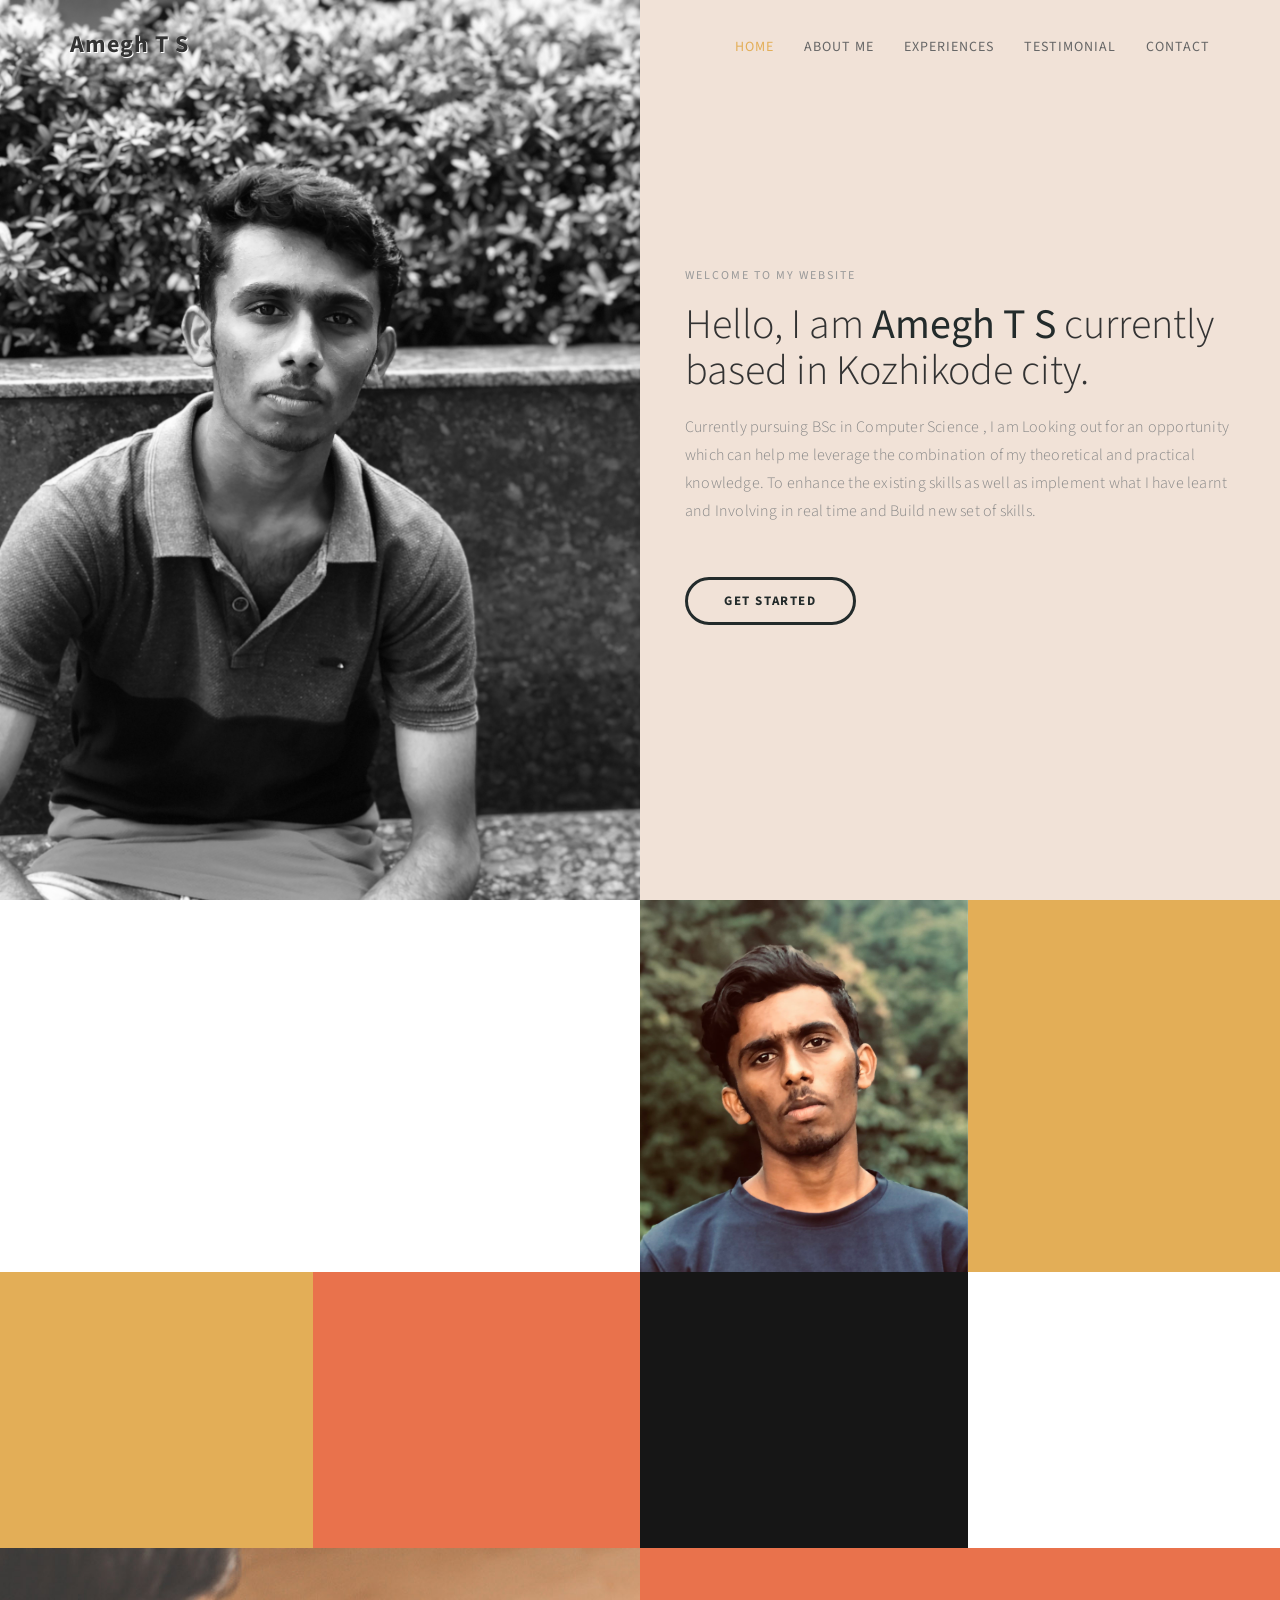
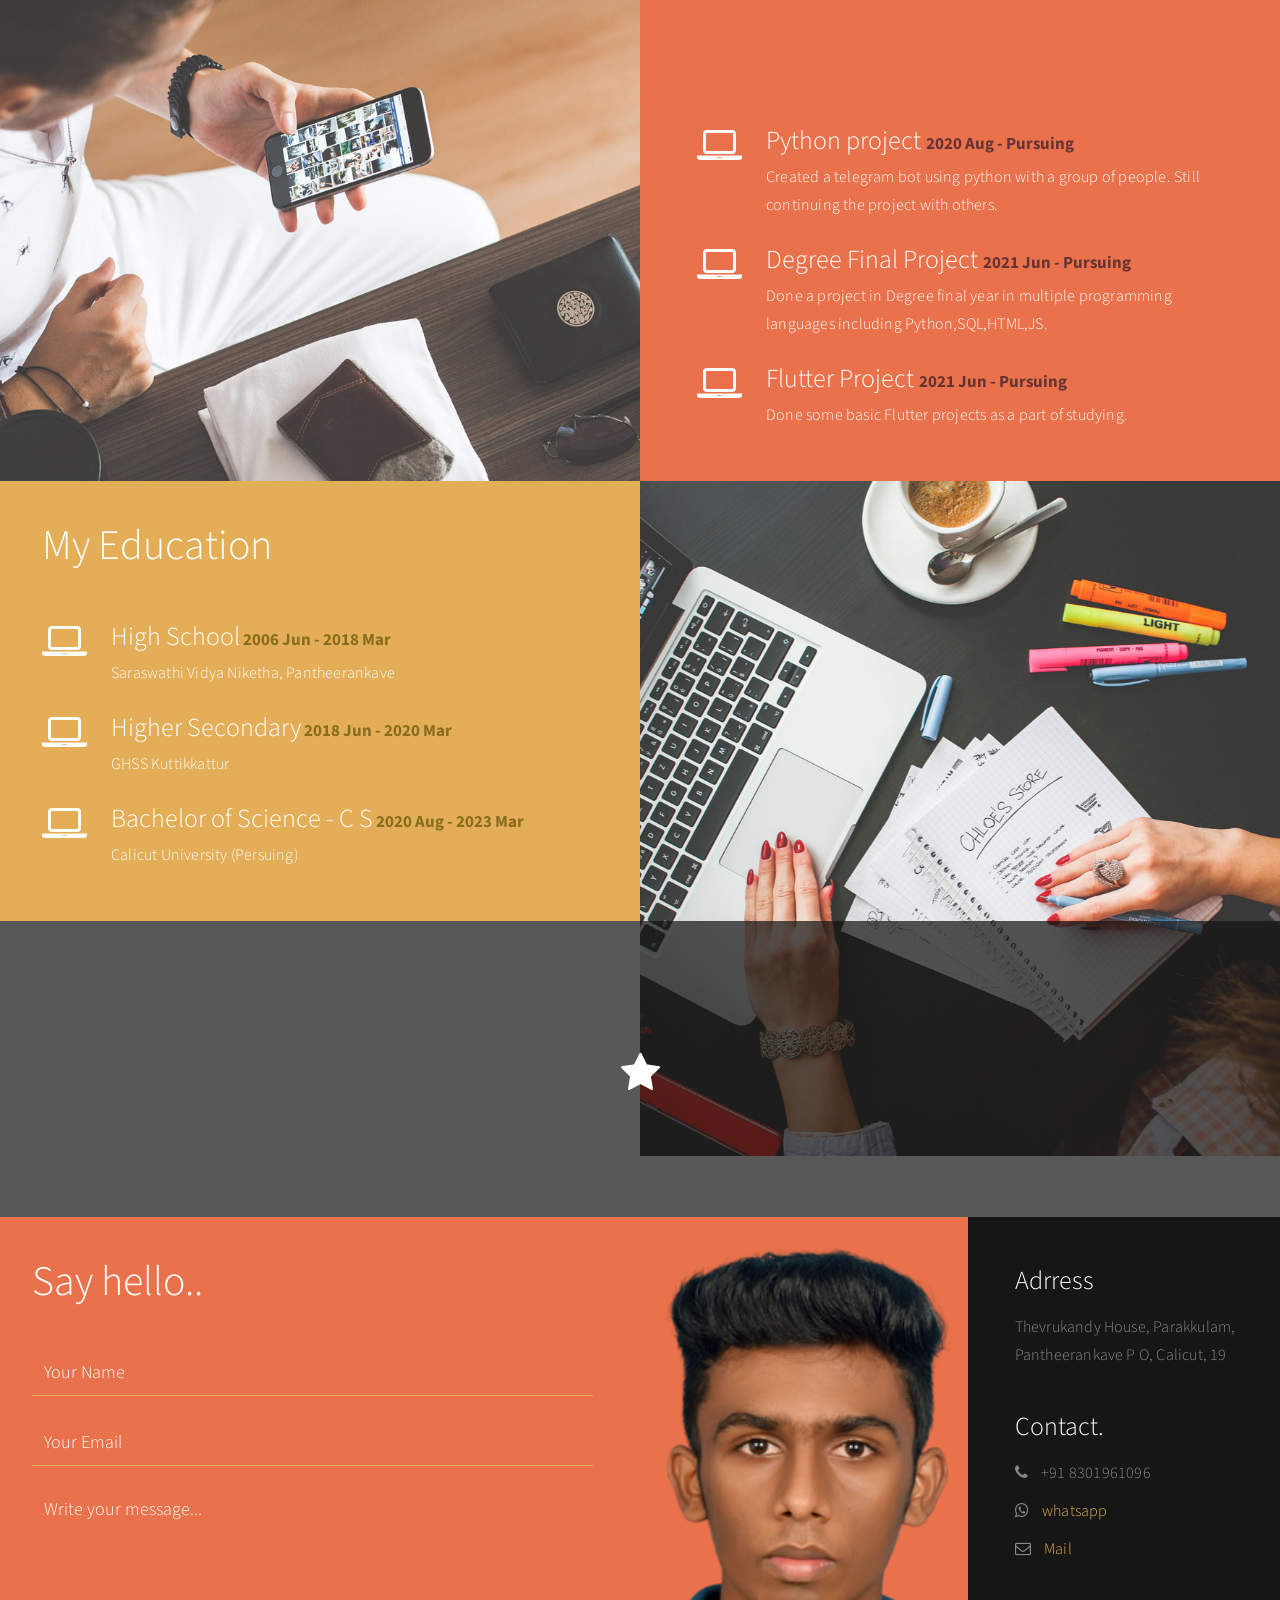
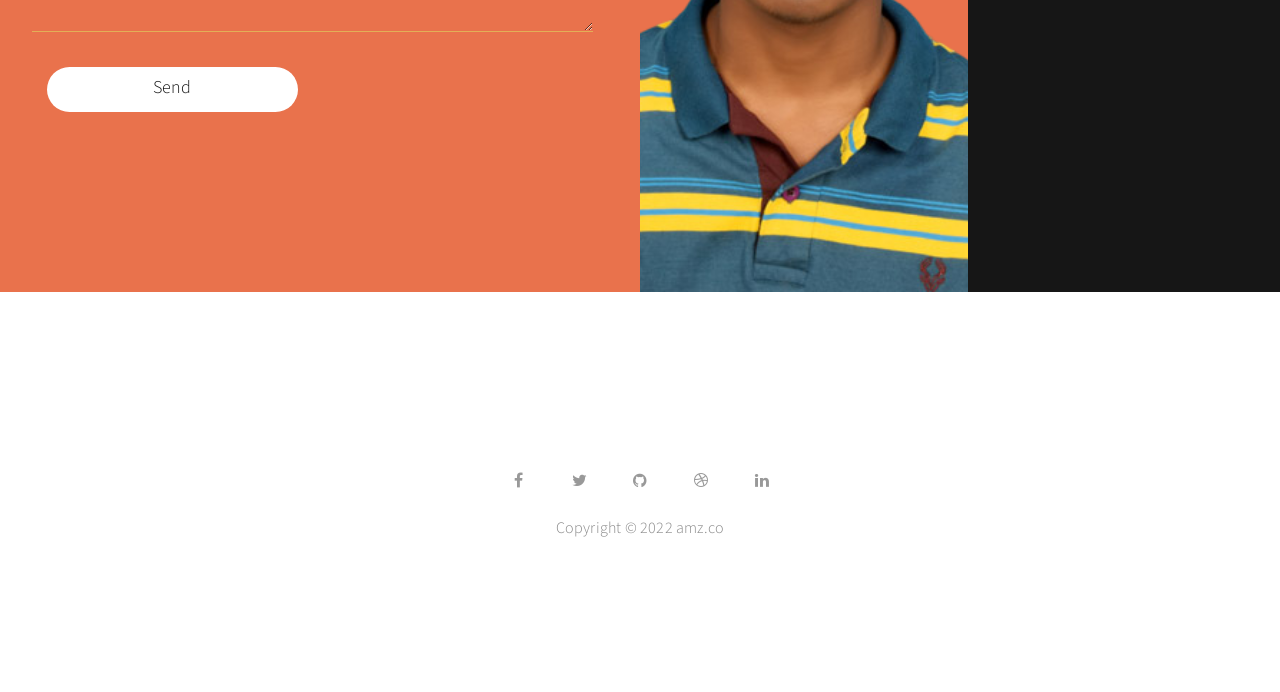
<file: index.html>
<!DOCTYPE html>
<html lang="en">
<head>

<meta charset="UTF-8">
<meta http-equiv="X-UA-Compatible" content="IE=Edge">
<meta name="description" content="">
<meta name="keywords" content="">
<meta name="author" content="templatemo">
<meta name="viewport" content="width=device-width, initial-scale=1, maximum-scale=1">

<title>Bio</title>
<link rel="icon" type="image/x-icon" href="images/person-circle.svg">

<!--
Stimulus Template
http://www.templatemo.com/tm-498-stimulus
-->
<link rel="stylesheet" href="css/bootstrap.min.css">
<link rel="stylesheet" href="css/animate.css">
<link rel="stylesheet" href="css/font-awesome.min.css">
<link rel="stylesheet" href="css/templatemo-style.css">

<link href="https://fonts.googleapis.com/css?family=Source+Sans+Pro:300,400,700" rel="stylesheet">


</head>
<body data-spy="scroll" data-target=".navbar-collapse" data-offset="50">


<!-- PRE LOADER -->

<div class="preloader">
     <div class="spinner">
          <span class="spinner-rotate"></span>
     </div>
</div>


<!-- Navigation Section -->

<div class="navbar navbar-fixed-top custom-navbar" role="navigation">
     <div class="container">

          <!-- navbar header -->
          <div class="navbar-header">
               <button class="navbar-toggle" data-toggle="collapse" data-target=".navbar-collapse">
                    <span class="icon icon-bar"></span>
                    <span class="icon icon-bar"></span>
                    <span class="icon icon-bar"></span>
               </button>
               <a href="#" class="navbar-brand">Amegh T S</a>
          </div>

          <div class="collapse navbar-collapse">
               <ul class="nav navbar-nav navbar-right">
                    <li><a href="#home" class="smoothScroll">Home</a></li>
                    <li><a href="#about" class="smoothScroll">About Me</a></li>
                    <li><a href="#experience" class="smoothScroll">Experiences</a></li>
                    <li><a href="#quotes" class="smoothScroll">Testimonial</a></li>
                    <li><a href="#contact" class="smoothScroll">Contact</a></li>
               </ul>
          </div>

     </div>
</div>


<!-- Home Section -->

<section id="home" class="parallax-section">
     <div class="container">
          <div class="row">

               <div class="col-md-6 col-sm-6">
                    <div class="home-img"></div>
               </div>

               <div class="col-md-6 col-sm-6">
                    <div class="home-thumb">
                         <div class="section-title">
                              <h4 class="wow fadeInUp" data-wow-delay="0.3s">welcome to my website</h4>
                              <h1 class="wow fadeInUp" data-wow-delay="0.6s">Hello, I am <strong>Amegh T S</strong> currently based in Kozhikode city.</h1>
                              <p class="wow fadeInUp" data-wow-delay="0.9s">Currently pursuing BSc in Computer Science , I am Looking out for an opportunity which can help me leverage the combination of my theoretical and practical knowledge. To enhance the existing skills as well as implement what I have learnt and Involving in real time and Build new set of skills.

</p>
                              
                              <a href="#about" class="wow fadeInUp smoothScroll section-btn btn btn-success" data-wow-delay="1.4s">Get Started</a>
                              
                         </div>
                    </div>
               </div>


          </div>
     </div>
</section>


<!-- About Section -->

<section id="about" class="parallax-section">
     <div class="container">
          <div class="row">

               <div class="col-md-6 col-sm-12">
                    <div class="about-thumb">
                         <div class="wow fadeInUp section-title" data-wow-delay="0.4s">
                              <h1>About me</h1>
                              <!-- <p class="color-yellow">Sed vulputate vitae diam quis bibendum</p> -->
                         </div>
                         <div class="wow fadeInUp" data-wow-delay="0.8s">
                              <p>Strong in design and integration with intuitive problem-solving skills. Proficient in JAVA, HTML, CSS, JAVASCRIPT,Python,Flutter and SQL. Passionate about implementing and launching new projects. Ability to translate business requirements into technical solutions. Looking to start the career as an entry-level software engineer with a reputed firm driven by technology.</p>
                         </div>
                    </div>
               </div>

               <div class="col-md-3 col-sm-6">
                    <div class="background-image about-img"></div>
               </div>

               <div class="bg-yellow col-md-3 col-sm-6">
                    <div class="skill-thumb">
                         <div class="wow fadeInUp section-title color-white" data-wow-delay="1.2s">
                              <h1>My Skills</h1>
                              <p class="color-white">JAVA . HTML . CSS . JS . PYTHON . FLUTTER</p>
                         </div>

                         <div class=" wow fadeInUp skills-thumb" data-wow-delay="1.6s">
                         <strong>Frontend Design</strong>
                              <span class="color-white pull-right">700%</span>
                                   <div class="progress">
                                        <div class="progress-bar progress-bar-primary" role="progressbar" aria-valuenow="70" aria-valuemin="0" aria-valuemax="100" style="width: 70%;"></div>
                                   </div>

                         <strong>Backend processing</strong>
                              <span class="color-white pull-right">60%</span>
                                   <div class="progress">
                                        <div class="progress-bar progress-bar-primary" role="progressbar" aria-valuenow="60" aria-valuemin="0" aria-valuemax="100" style="width: 60%;"></div>
                                   </div>

                         <strong>Java & Flutter</strong>
                              <span class="color-white pull-right">50%</span>
                                   <div class="progress">
                                        <div class="progress-bar progress-bar-primary" role="progressbar" aria-valuenow="50" aria-valuemin="0" aria-valuemax="100" style="width: 50%;"></div>
                                   </div>
                         </div>

                    </div>
               </div>

          </div>
     </div>
</section>


<!-- Service Section -->

<section id="service" class="parallax-section">
     <div class="container">
          <div class="row">

               <div class="bg-yellow col-md-3 col-sm-6" >
                    <div class="wow fadeInUp color-white service-thumb" data-wow-delay="0.8s">
                         <i class="fa fa-desktop"></i>
                              <h3>Interface Design</h3>
                              <p class="color-white">                                                                                    .</p>
                    </div>
               </div>

               <div class="col-md-3 col-sm-6">
                    <div class="wow fadeInUp color-white service-thumb" data-wow-delay="1.2s">
                         <i class="fa fa-paper-plane"></i>
                              <h3>Media Strategy</h3>
                              <p class="color-white">                                                                                    .</p>
                    </div>
               </div>

               <div class="bg-dark col-md-3 col-sm-6">
                    <div class="wow fadeInUp color-white service-thumb" data-wow-delay="1.6s">
                         <i class="fa fa-table"></i>
                              <h3>Mobile App</h3>
                              <p class="color-white">                                                                                     .</p>
                    </div>
               </div>

               <div class="bg-white col-md-3 col-sm-6">
                    <div class="wow fadeInUp service-thumb" data-wow-delay="1.8s">
                         <i class="fa fa-html5"></i>
                              <h3>Coding</h3>
                              <p>                                                                                                         .</p>
                    </div>
               </div>

          </div>
     </div>
</section>


<!-- Experience Section -->

<section id="experience" class="parallax-section">
     <div class="container">
          <div class="row">

               <div class="col-md-6 col-sm-6">
                    <div class="background-image experience-img"></div>
               </div>

               <div class="col-md-6 col-sm-6">
                    <div class="color-white experience-thumb">
                         <div class="wow fadeInUp section-title" data-wow-delay="0.8s">
                              <h1>My Experiences</h1>
                              <p class="color-white">FRESHER</p>
                         </div>
						 
						 <div class="wow fadeInUp color-white media" data-wow-delay="1.2s">
                              <div class="media-object media-left">
                                   <i class="fa fa-laptop"></i>
                              </div>
                              <div class="media-body">
                                   <h3 class="media-heading">Python project <small>2020 Aug - Pursuing</small></h3>
                                   <p class="color-white">Created a telegram bot using python with a group of people. Still continuing the project with others. </p>
                              </div>
                         </div>

                         <div class="wow fadeInUp color-white media" data-wow-delay="1.2s">
                              <div class="media-object media-left">
                                   <i class="fa fa-laptop"></i>
                              </div>
                              <div class="media-body">
                                   <h3 class="media-heading">Degree Final Project <small>2021 Jun - Pursuing</small></h3>
                                   <p class="color-white">Done a project in Degree final year in multiple programming languages including  Python,SQL,HTML,JS.</p>
                              </div>
                         </div>

                         <div class="wow fadeInUp color-white media" data-wow-delay="1.6s">
                              <div class="media-object media-left">
                                   <i class="fa fa-laptop"></i>
                              </div>
                              <div class="media-body">
                                   <h3 class="media-heading">Flutter Project <small>2021 Jun - Pursuing</small></h3>
                                   <p class="color-white">Done some basic Flutter projects as a part of studying. </p>
                              </div>
                         </div>

                    </div>
               </div>

          </div>
     </div>
</section>


<!-- Education Section -->

<section id="education" class="parallax-section">
     <div class="container">
          <div class="row">

               <div class="col-md-6 col-sm-6">
                    <div class="color-white education-thumb">
                         <div class="wow fadeInUp section-title" data-wow-delay="0.8s">
                              <h1>My Education</h1>
                              <!-- <p class="color-white">In cursus orci non ipsum gravida dignissim</p> -->
                         </div>
						 
						 <div class="wow fadeInUp color-white media" data-wow-delay="1.6s">
                              <div class="media-object media-left">
                                   <i class="fa fa-laptop"></i>
                              </div>
                              <div class="media-body">
                                   <h3 class="media-heading">High School<small> 2006 Jun - 2018 Mar</small></h3>
                                   <p class="color-white">Saraswathi Vidya Niketha, Pantheerankave</p>
                              </div>
                         </div>

                         <div class="wow fadeInUp color-white media" data-wow-delay="1.2s">
                              <div class="media-object media-left">
                                   <i class="fa fa-laptop"></i>
                              </div>
                              <div class="media-body">
                                   <h3 class="media-heading">Higher Secondary<small> 2018 Jun - 2020 Mar</small></h3>
                                   <p class="color-white">GHSS Kuttikkattur</p>
                              </div>
							  
                         </div>
						 
						 <div class="wow fadeInUp color-white media" data-wow-delay="1.2s">
                              <div class="media-object media-left">
                                   <i class="fa fa-laptop"></i>
                              </div>
                              <div class="media-body">
                                   <h3 class="media-heading">Bachelor of Science - C S<small> 2020 Aug - 2023 Mar</small></h3>
                                   <p class="color-white">Calicut University (Persuing)</p>
                              </div>
							  
                         </div>

                         

                    </div>
               </div>

               <div class="col-md-6 col-sm-6">
                    <div class="background-image education-img"></div>
               </div>

          </div>
     </div>
</section>


<!-- Quotes Section -->

<section id="quotes" class="parallax-section">
     <div class="overlay"></div>
     <div class="container">
          <div class="row">

               <div class="col-md-offset-1 col-md-10 col-sm-12">
                    <i class="wow fadeInUp fa fa-star" data-wow-delay="0.6s"></i>
                    <!-- <h2 class="wow fadeInUp" data-wow-delay="0.8s">Proin lobortis eu diam et facilisis. Fusce nisi nibh, molestie in vestibulum quis, auctor et orci.</h2>
                    <p class="wow fadeInUp" data-wow-delay="1s">Curabitur at pulvinar ante. Duis dui urna, faucibus eget felis eu, iaculis congue sem.</p> -->
               </div>

          </div>
     </div>
</section>


<!-- Contact Section -->

<section id="contact" class="parallax-section">
     <div class="container">
          <div class="row">

               <div class="col-md-6 col-sm-12">
                    <div class="contact-form">
                         <div class="wow fadeInUp section-title" data-wow-delay="0.2s">
                              <h1 class="color-white">Say hello..</h1>
                              <!-- <p class="color-white">Integer ut consectetur est. In cursus orci non ipsum gravida dignissim.</p> -->
                         </div>

                         <div id="contact-form">
                              <form action="#template-mo" >
                                   <div class="wow fadeInUp" data-wow-delay="1s">
                                        <input name="fullname" type="text" class="form-control" id="fullname" placeholder="Your Name">
                                   </div>
                                   <div class="wow fadeInUp" data-wow-delay="1.2s">
                                        <input name="email" type="email" class="form-control" id="email" placeholder="Your Email">
                                   </div>
                                   <div class="wow fadeInUp" data-wow-delay="1.4s">
                                        <textarea name="message" rows="5" class="form-control" id="message" placeholder="Write your message..."></textarea>
                                   </div>
                                   <div class="wow fadeInUp col-md-6 col-sm-8" data-wow-delay="1.6s">
                                        <input name="submit" type="submit" class="form-control" id="submit" value="Send" onclick="Send()">
                                   </div>
                              </form>
                         </div>

                    </div>
               </div>

               <div class="col-md-3 col-sm-6">
                    <div class="background-image contact-img"></div>
               </div>

               <div class="bg-dark col-md-3 col-sm-6">
                    <div class="contact-thumb">
                         <div class="wow fadeInUp contact-info" data-wow-delay="0.6s">
                              <h3 class="color-white">Adrress</h3>
                              <p>Thevrukandy House, Parakkulam, Pantheerankave P O, Calicut, 19</p>
                         </div>

                         <div class="wow fadeInUp contact-info" data-wow-delay="0.8s">
                              <h3 class="color-white">Contact.</h3>
                              <p><i class="fa fa-phone"></i> +91 8301961096</p>
                              <p><i class="fa fa-whatsapp"></i> <a href="http://wa.me/+918301961096">whatsapp</a></p>
                              <p><i class="fa fa-envelope-o"></i> <a href="mailto:amegh2002@gmail.com">Mail</a></p>
                         </div>

                    </div>
               </div>

          </div>
     </div>
</section>


<!-- Footer Section -->

<footer>
	<div class="container">
		<div class="row">

               <div class="col-md-12 col-sm-12">
                    
				<ul class="wow fadeInUp social-icon" data-wow-delay="1s">
                         <li><a href="https://www.facebook.com/amegh.ameghamz/" class="fa fa-facebook"></a></li>
                         <li><a href="https://twitter.com/amegh_t" class="fa fa-twitter"></a></li>
                         <li><a href="https://github.com/amegh-amz" class="fa fa-github"></a></li>
                         <li><a href="" class="fa fa-dribbble"></a></li>
                         <li><a href="https://www.linkedin.com/in/amegh-t-s-b25610248/" class="fa fa-linkedin"></a></li>
                    </ul>
                    <div class="wow fadeInUp footer-copyright" data-wow-delay="1.8s">
                         <p>Copyright &copy; 2022 amz.co
                    
                    <!-- | Design: <a href="http://www.google.com/+templatemo" target="_parent">templatemo</a></p> -->
                    </div>
               </div>
			
		</div>
	</div>
</footer>

<!-- SCRIPTS -->

<script src="js/jquery.js"></script>
<script src="js/bootstrap.min.js"></script>
<script src="js/jquery.parallax.js"></script>
<script src="js/smoothscroll.js"></script>
<script src="js/wow.min.js"></script>
<script src="js/custom.js"></script>
<script>
     function Send() {
       alert("Successfully Submited!");
     }
</script>

</body>
</html>
</file>
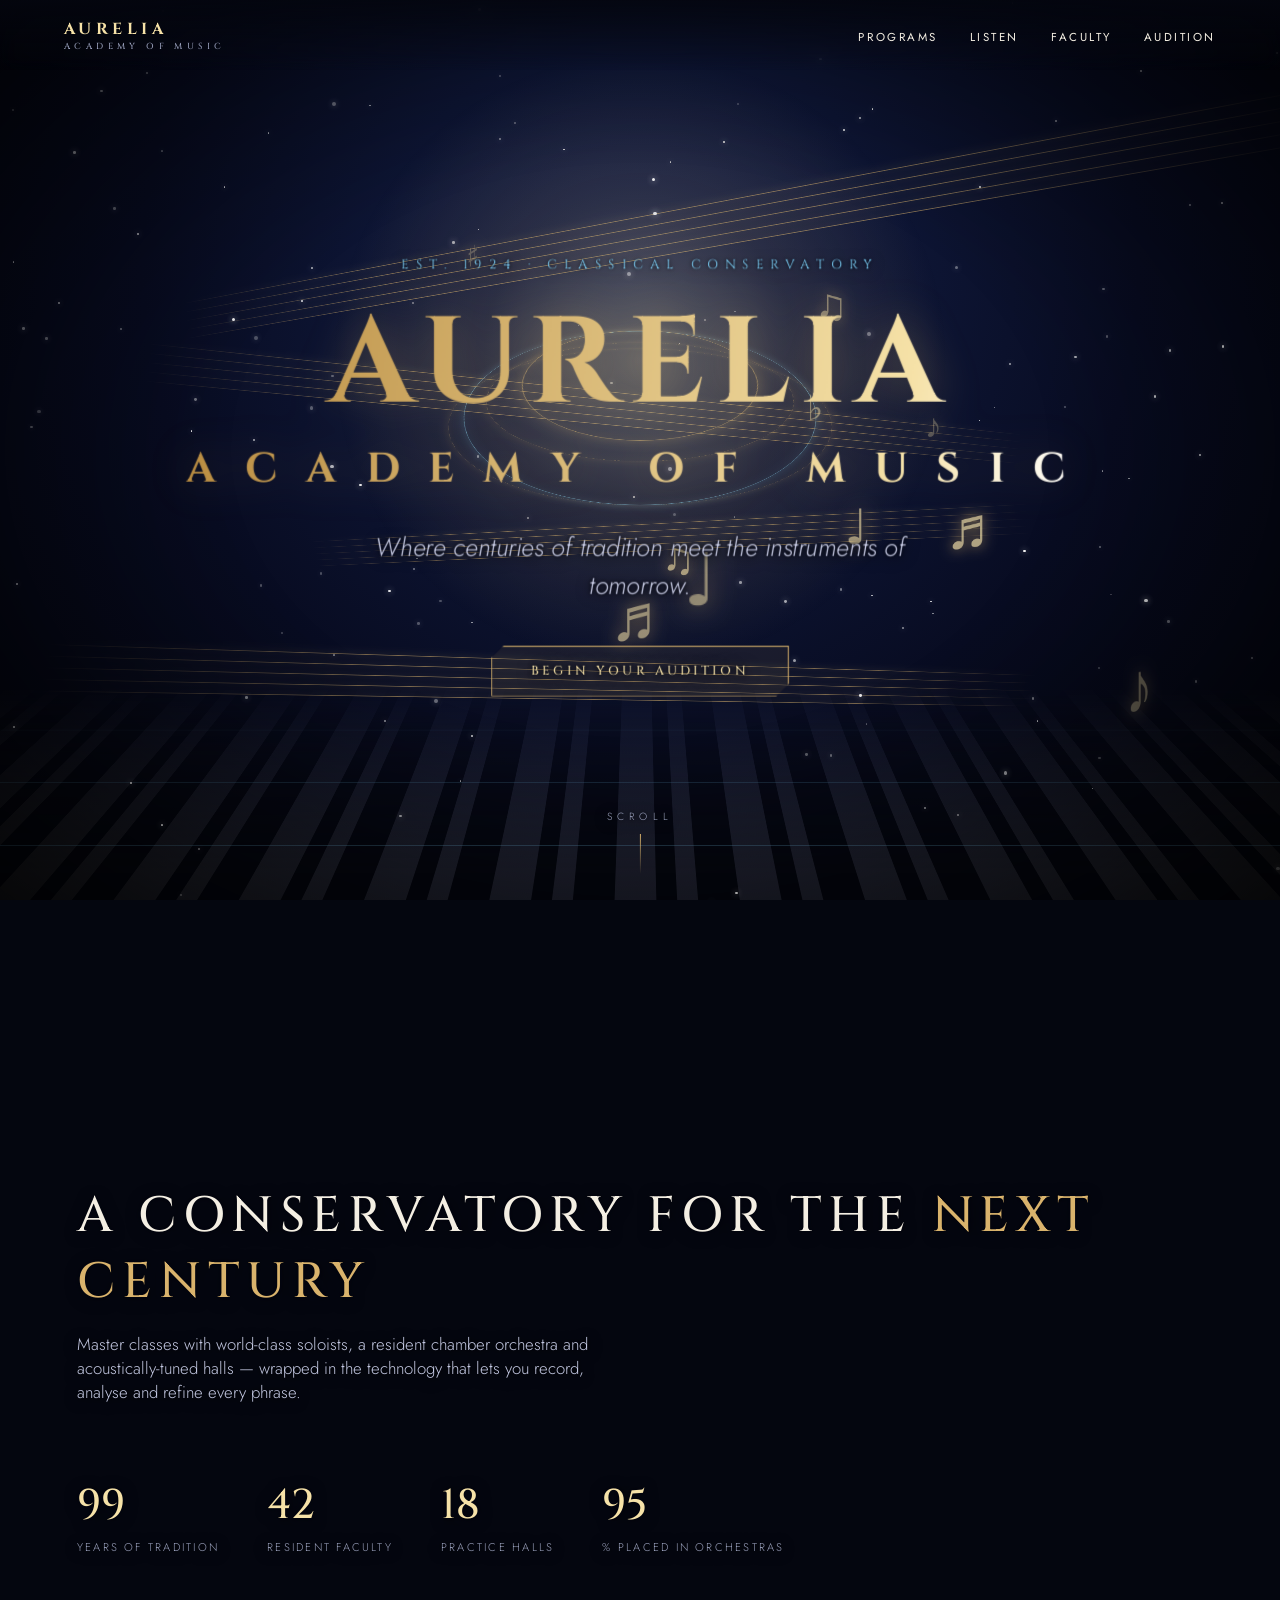
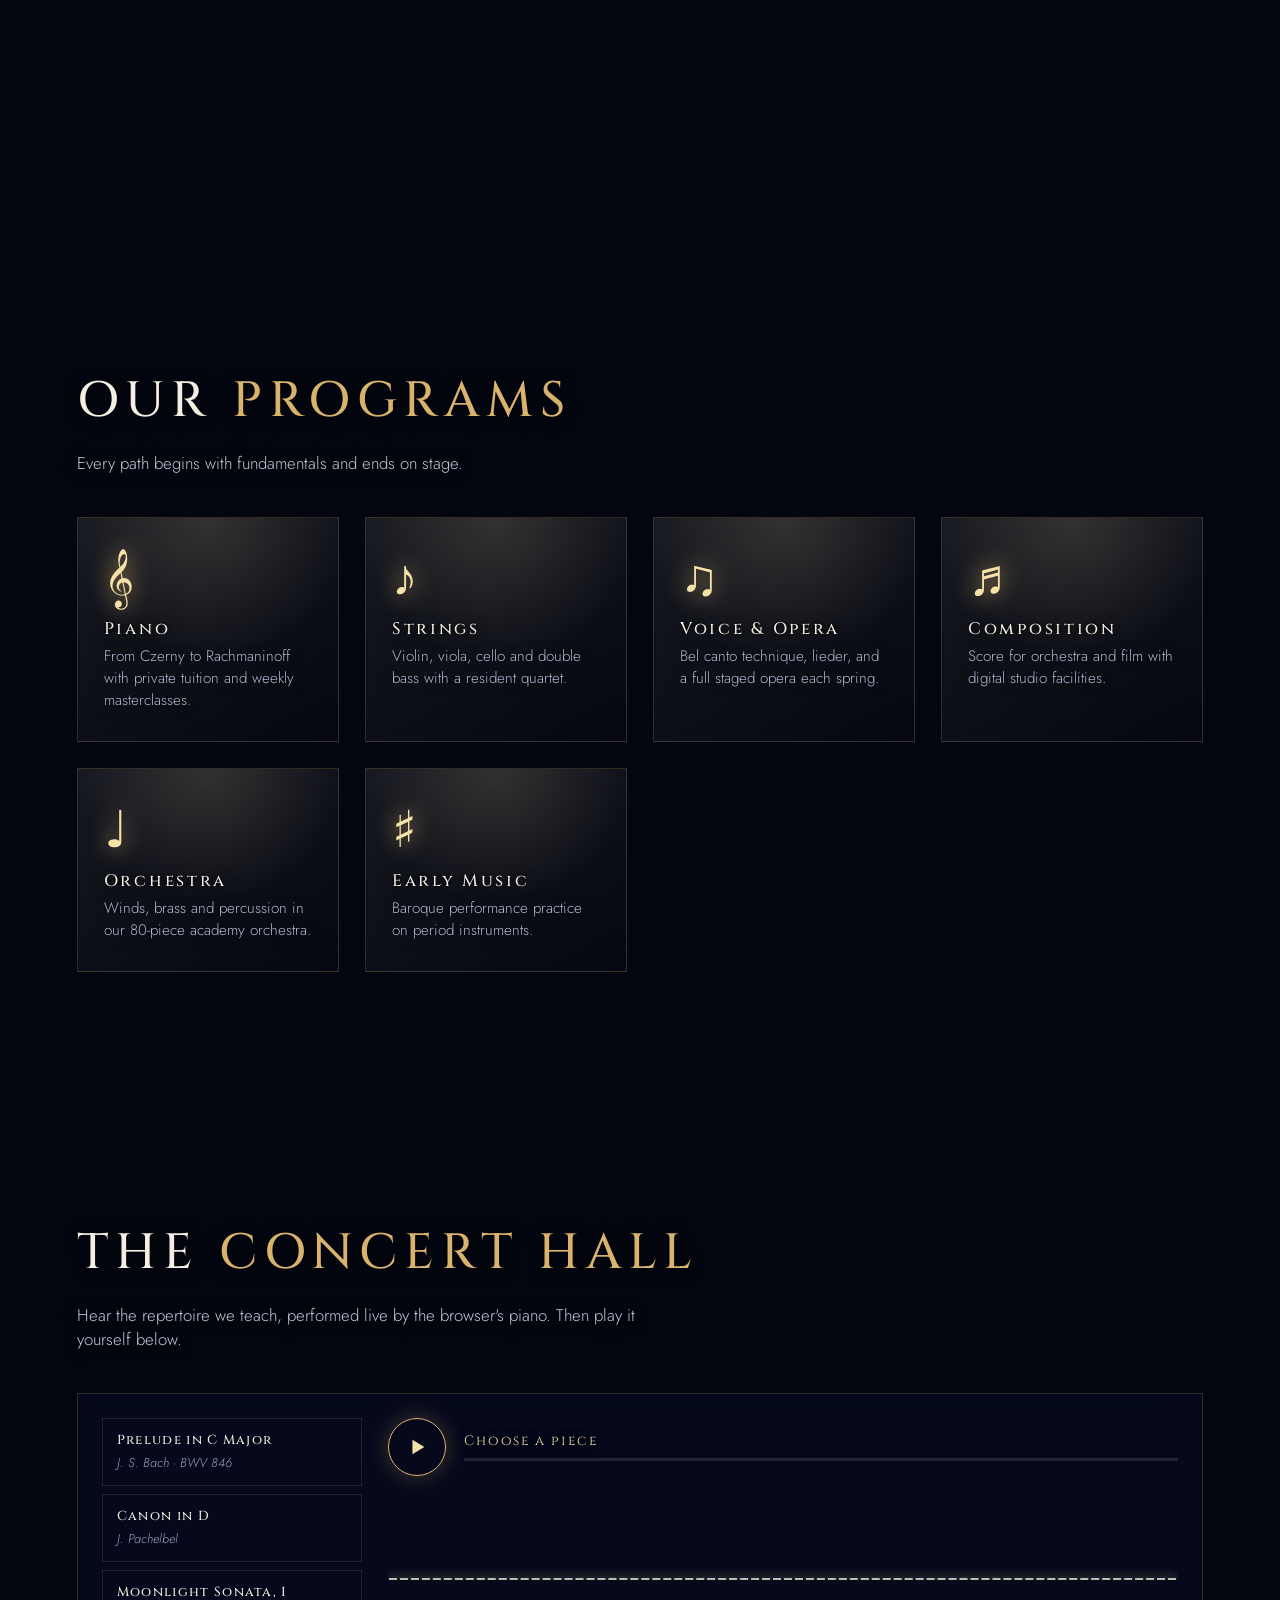
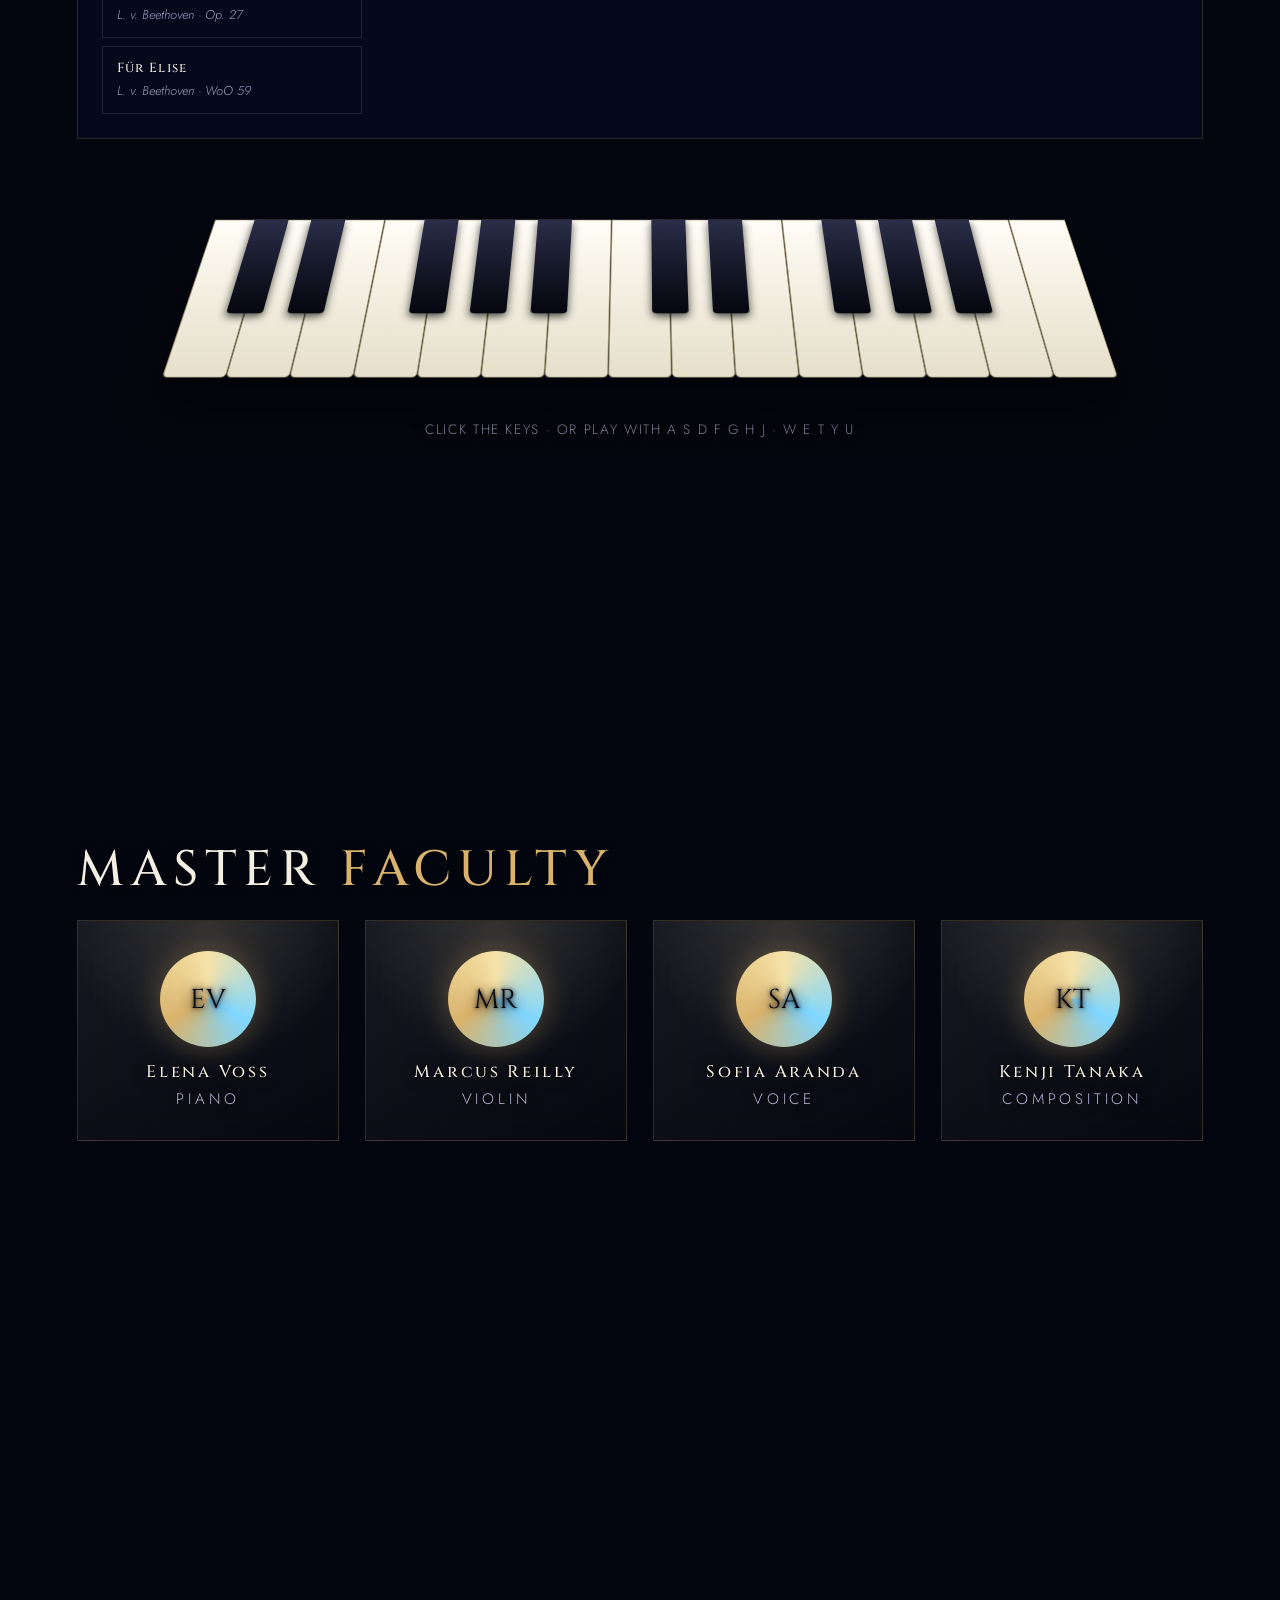
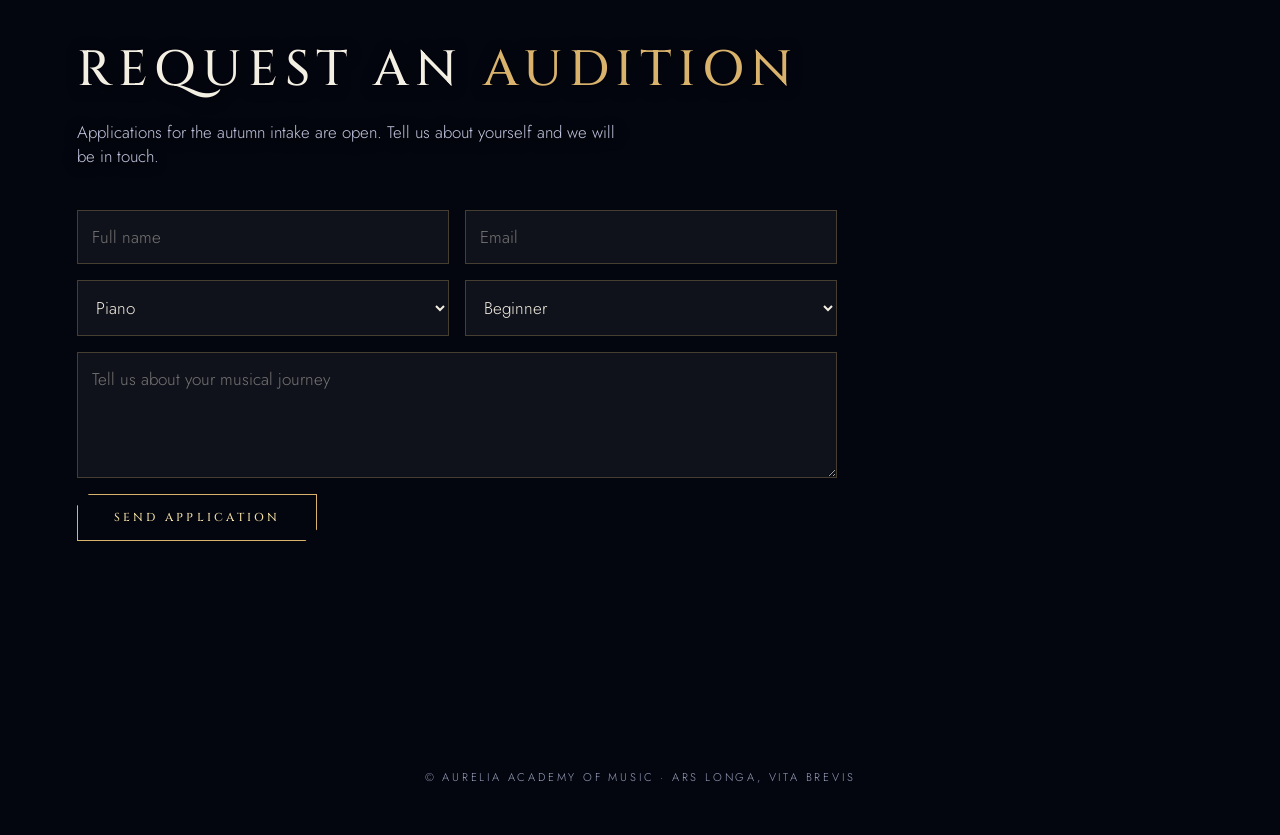
<file: music/index.html>
<!DOCTYPE html>
<html lang="en">
<head>
<meta charset="UTF-8">
<meta name="viewport" content="width=device-width, initial-scale=1">
<title>Aurelia Academy of Music</title>
<meta name="description" content="Aurelia Academy of Music — classical training for the next generation, with a playable piano and live performances.">
<link rel="preconnect" href="https://fonts.googleapis.com">
<link href="https://fonts.googleapis.com/css2?family=Cinzel:wght@500;700&family=Cormorant+Garamond:ital,wght@0,400;0,600;1,400&family=Jost:wght@300;400;500&display=swap" rel="stylesheet">
<style>
:root{--bg:#04060f;--gold:#d9b36c;--gold2:#f6e2a8;--ice:#7fd7ff;--ivory:#f4efe3;--mut:#9aa1bd}
*{box-sizing:border-box;margin:0;padding:0}
html{scroll-behavior:smooth}
body{background:var(--bg);color:var(--ivory);font-family:'Jost',system-ui,sans-serif;font-weight:300;font-size:17px;overflow-x:hidden}
h1,h2,h3,.logo,.btn,.eyebrow{font-family:'Cinzel',serif}
.serif{font-family:'Cormorant Garamond',serif}

/* ---------- 3D backdrop ---------- */
#stage{position:fixed;inset:0;perspective:900px;overflow:hidden;z-index:0;
  background:radial-gradient(ellipse at 50% 30%,#14204a 0%,#080c22 55%,#03040b 100%)}
#world,.layer{position:absolute;inset:0;transform-style:preserve-3d;will-change:transform}
.stars i{position:absolute;border-radius:50%;background:#fff;box-shadow:0 0 6px #fff}
.halo{position:absolute;left:50%;top:40%;width:min(70vw,640px);aspect-ratio:1;margin:calc(min(70vw,640px)/-2) 0 0 calc(min(70vw,640px)/-2);border-radius:50%;
  background:radial-gradient(circle,#f6e2a855 0%,#d9b36c22 35%,transparent 68%)}
.ring{position:absolute;left:50%;top:40%;border-radius:50%;border:1px solid var(--gold);box-shadow:0 0 22px #d9b36c66,inset 0 0 22px #d9b36c33;opacity:.6}
.ring.dash{border-style:dashed;opacity:.35;animation:cw 90s linear infinite}
.ring.ice{border-color:var(--ice);box-shadow:0 0 22px #7fd7ff55,inset 0 0 22px #7fd7ff22}
@keyframes cw{to{rotate:360deg}}
.staff{position:absolute;left:-10%;width:120%;height:70px;transform-style:preserve-3d;
  background:repeating-linear-gradient(transparent 0 13px,#d9b36c88 13px 14px);
  -webkit-mask:linear-gradient(90deg,transparent,#000 25%,#000 75%,transparent);mask:linear-gradient(90deg,transparent,#000 25%,#000 75%,transparent);filter:drop-shadow(0 0 5px #d9b36c)}
.sym{position:absolute;font-family:'Cormorant Garamond',serif;color:var(--gold2);text-shadow:0 0 20px var(--gold);animation:bob 7s ease-in-out infinite}
@keyframes bob{50%{translate:0 -26px}}
.floor{position:absolute;left:-60%;width:220%;bottom:-8%;height:60%;transform-origin:50% 100%;transform:rotateX(74deg);
  background:repeating-linear-gradient(90deg,#f4efe31a 0 46px,#04060f 46px 69px,#f4efe31a 69px 92px,#04060f 92px 138px);
  box-shadow:0 0 90px #7fd7ff22;-webkit-mask:linear-gradient(transparent,#000 75%);mask:linear-gradient(transparent,#000 75%)}
.floor::after{content:"";position:absolute;inset:0;background:repeating-linear-gradient(transparent 0 118px,#7fd7ff44 118px 120px)}
.vignette{position:fixed;inset:0;z-index:1;pointer-events:none;background:radial-gradient(ellipse at center,transparent 45%,#000b 100%)}

/* ---------- UI ---------- */
nav{position:fixed;top:0;left:0;right:0;z-index:20;display:flex;justify-content:space-between;align-items:center;padding:18px 5vw;backdrop-filter:blur(10px);background:linear-gradient(#04060fdd,transparent)}
.logo{font-weight:700;letter-spacing:.28em;font-size:1rem;color:var(--gold2)}
.logo small{display:block;font-size:.55rem;letter-spacing:.5em;color:var(--mut);font-weight:500}
nav ul{display:flex;gap:2rem;list-style:none}
nav a{color:var(--ivory);text-decoration:none;text-transform:uppercase;letter-spacing:.22em;font-size:.72rem;font-weight:400;position:relative}
nav a::after{content:"";position:absolute;left:0;bottom:-6px;height:1px;width:0;background:var(--gold);transition:.3s}
nav a:hover::after{width:100%}
main{position:relative;z-index:5;text-shadow:0 2px 14px #04060f,0 0 4px #04060f}
section{min-height:100vh;padding:120px 6vw 80px;display:flex;flex-direction:column;justify-content:center}
#hero{align-items:center;text-align:center;perspective:1000px;position:relative}
#heroInner{transform-style:preserve-3d;will-change:transform}
.eyebrow{letter-spacing:.55em;color:var(--ice);text-transform:uppercase;font-size:.78rem;transform:translateZ(40px)}
h1{font-size:clamp(2.6rem,8.5vw,7rem);line-height:1.02;font-weight:700;letter-spacing:.08em;margin:.35em 0;transform:translateZ(110px);
  background:linear-gradient(100deg,#b88a3e,var(--gold2) 40%,#fff 50%,var(--gold2) 60%,#b88a3e);background-size:200% 100%;animation:sheen 7s linear infinite;
  -webkit-background-clip:text;background-clip:text;color:transparent;filter:drop-shadow(0 0 20px #d9b36c55);text-shadow:none}
@keyframes sheen{to{background-position:-200% 0}}
h1 span{display:block;font-size:.34em;letter-spacing:.7em;margin-top:.5em}
.sub{max-width:38ch;margin:0 auto 2.2rem;color:#c9cde6;font-size:1.5rem;font-style:italic;transform:translateZ(60px)}
.btn{display:inline-block;padding:15px 36px;border:1px solid var(--gold);color:var(--gold2);background:#d9b36c14;text-transform:uppercase;letter-spacing:.28em;font-size:.72rem;font-weight:500;text-decoration:none;
  cursor:pointer;transition:.3s;clip-path:polygon(12px 0,100% 0,100% calc(100% - 12px),calc(100% - 12px) 100%,0 100%,0 12px);transform:translateZ(80px)}
.btn:hover{background:var(--gold);color:#04060f;box-shadow:0 0 35px #d9b36c88}
.scroll{position:absolute;bottom:26px;left:50%;translate:-50% 0;color:var(--mut);font-size:.65rem;letter-spacing:.5em;text-transform:uppercase}
.scroll::after{content:"";display:block;margin:10px auto 0;width:1px;height:40px;background:linear-gradient(var(--gold),transparent)}
h2{font-size:clamp(1.7rem,4.6vw,3.1rem);letter-spacing:.14em;margin-bottom:.35em;text-transform:uppercase;font-weight:500}
h2 em{font-style:normal;color:var(--gold)}
.lead{color:#c3c8e2;max-width:56ch;margin-bottom:2.6rem;font-size:1.05rem}
.reveal{opacity:0;transform:translateY(60px) rotateX(16deg);transition:1s cubic-bezier(.2,.8,.2,1);transform-origin:50% 100%}
.reveal.in{opacity:1;transform:none}

/* stats */
.stats{display:flex;flex-wrap:wrap;gap:3rem;margin-top:2rem}
.stats b{display:block;font-family:'Cinzel';font-size:2.6rem;color:var(--gold2);font-weight:500}
.stats span{color:var(--mut);letter-spacing:.2em;text-transform:uppercase;font-size:.7rem}

/* cards */
.cards{display:grid;grid-template-columns:repeat(auto-fit,minmax(250px,1fr));gap:26px;perspective:1200px}
.card{position:relative;padding:30px 26px;border:1px solid #d9b36c33;background:linear-gradient(150deg,#ffffff14,#ffffff03);backdrop-filter:blur(14px);transform-style:preserve-3d;transition:transform .15s,box-shadow .3s,border-color .3s;overflow:hidden}
.card::before{content:"";position:absolute;inset:0;background:radial-gradient(circle at var(--mx,50%) var(--my,0%),#f6e2a824,transparent 55%);pointer-events:none}
.card:hover{border-color:var(--gold);box-shadow:0 0 40px #d9b36c33}
.card .ic{font-size:3.2rem;color:var(--gold2);transform:translateZ(60px);text-shadow:0 0 22px var(--gold);font-family:'Cormorant Garamond'}
.card h3{font-size:1.05rem;letter-spacing:.16em;margin:.5em 0 .3em;transform:translateZ(40px);font-weight:500}
.card p{color:#b4b9d6;font-size:.95rem;transform:translateZ(20px)}

/* player */
.player{border:1px solid #d9b36c33;background:#080c22b8;backdrop-filter:blur(14px);padding:24px;display:grid;grid-template-columns:260px 1fr;gap:26px}
.pieces{display:flex;flex-direction:column;gap:8px}
.piece{all:unset;cursor:pointer;padding:12px 14px;border:1px solid #ffffff1a;transition:.25s;text-shadow:none}
.piece:hover{border-color:var(--gold)}
.piece.on{border-color:var(--gold);background:#d9b36c1c;box-shadow:0 0 22px #d9b36c33}
.piece b{display:block;font-family:'Cinzel';font-size:.82rem;letter-spacing:.1em;font-weight:500}
.piece i{color:var(--mut);font-size:.8rem}
.deck{display:flex;flex-direction:column;gap:14px;min-width:0}
.ctl{display:flex;align-items:center;gap:18px}
.play{width:58px;height:58px;border-radius:50%;border:1px solid var(--gold);background:transparent;color:var(--gold2);cursor:pointer;display:grid;place-items:center;box-shadow:0 0 22px #d9b36c44;transition:.3s;flex:none}
.play:hover{background:var(--gold);color:#04060f}
.play svg{width:22px;fill:currentColor}
.now{font-family:'Cinzel';letter-spacing:.14em;font-size:.85rem;color:var(--gold2)}
.bar{height:3px;background:#ffffff1c;margin-top:8px;position:relative}.bar i{position:absolute;left:0;top:0;bottom:0;background:linear-gradient(90deg,var(--gold),var(--ice));width:0;box-shadow:0 0 10px var(--gold)}
#viz{width:100%;height:90px;display:block}

/* keyboard */
.kbwrap{margin-top:60px;perspective:900px}
.kb{position:relative;height:190px;max-width:900px;margin:auto;transform:rotateX(34deg);transform-style:preserve-3d;box-shadow:0 40px 60px #0009}
.wk,.bk{position:absolute;top:0;border:0;cursor:pointer;transition:transform .08s,background .15s,box-shadow .15s;transform-origin:50% 0}
.wk{height:100%;background:linear-gradient(#fffdf6,#e6dfcb);border:1px solid #9a9072;border-radius:0 0 5px 5px;z-index:1}
.bk{height:62%;background:linear-gradient(#2a2e48,#05060e);z-index:2;border-radius:0 0 4px 4px;box-shadow:0 4px 10px #000a}
.wk.down{background:linear-gradient(#f6e2a8,#d9b36c);transform:translateY(5px) rotateX(-4deg);box-shadow:0 0 30px #d9b36c}
.bk.down{background:linear-gradient(#7fd7ff,#2a7fa8);transform:translateY(4px);box-shadow:0 0 24px #7fd7ff}
.hint{text-align:center;color:var(--mut);margin-top:30px;font-size:.85rem;letter-spacing:.12em}

/* faculty */
.fac{display:grid;grid-template-columns:repeat(auto-fit,minmax(220px,1fr));gap:26px;perspective:1200px}
.fac .card{text-align:center}
.av{width:96px;height:96px;margin:0 auto 14px;border-radius:50%;display:grid;place-items:center;font-family:'Cinzel';font-size:1.7rem;color:#04060f;transform:translateZ(60px);
  background:conic-gradient(var(--gold2),var(--ice),var(--gold),var(--gold2));box-shadow:0 0 30px #d9b36c55}
.role{color:var(--ice);font-size:.72rem;letter-spacing:.25em;text-transform:uppercase}

/* form */
form{display:grid;grid-template-columns:1fr 1fr;gap:16px;max-width:760px}
form .full{grid-column:1/-1}
input,select,textarea{width:100%;padding:14px;background:#ffffff0d;border:1px solid #d9b36c44;color:var(--ivory);font:inherit;outline:none;transition:.3s}
input:focus,select:focus,textarea:focus{border-color:var(--gold);box-shadow:0 0 18px #d9b36c44}
select option{background:#080c22}
form .btn{transform:none;justify-self:start;background:transparent}
#ok{display:none;color:var(--gold2);font-family:'Cormorant Garamond';font-style:italic;font-size:1.4rem;margin-top:12px}
footer{position:relative;z-index:5;text-align:center;padding:50px 5vw;color:var(--mut);letter-spacing:.25em;font-size:.7rem;text-transform:uppercase}

@media(max-width:800px){nav ul{gap:.9rem}nav a{font-size:.6rem;letter-spacing:.1em}.player{grid-template-columns:1fr}form{grid-template-columns:1fr}.kb{height:150px}}
@media(prefers-reduced-motion:reduce){*{animation:none!important;transition:none!important}.reveal{opacity:1;transform:none}}
</style>
</head>
<body>

<div id="stage" aria-hidden="true">
  <div id="world">
    <div class="layer stars" data-depth="0.12" id="stars-far"></div>
    <div class="layer" data-depth="0.3"><div class="halo"></div></div>
    <div class="layer" data-depth="0.45" id="rings"></div>
    <div class="layer stars" data-depth="0.55" id="stars-near"></div>
    <div class="layer" data-depth="0.75" id="staves"></div>
    <div class="layer" data-depth="1.05" id="syms"></div>
    <div class="layer" data-depth="0.9" id="floorL"><div class="floor"></div></div>
  </div>
</div>
<div class="vignette"></div>

<nav>
  <div class="logo">AURELIA<small>ACADEMY OF MUSIC</small></div>
  <ul><li><a href="#programs">Programs</a></li><li><a href="#listen">Listen</a></li><li><a href="#faculty">Faculty</a></li><li><a href="#audition">Audition</a></li></ul>
</nav>

<main>
  <section id="hero">
    <div id="heroInner">
      <p class="eyebrow">Est. 1924 · Classical Conservatory</p>
      <h1>AURELIA<span>ACADEMY OF MUSIC</span></h1>
      <p class="sub">Where centuries of tradition meet the instruments of tomorrow.</p>
      <a class="btn" href="#audition">Begin your audition</a>
    </div>
    <div class="scroll">Scroll</div>
  </section>

  <section id="about">
    <h2 class="reveal">A conservatory for the <em>next century</em></h2>
    <p class="lead reveal">Master classes with world-class soloists, a resident chamber orchestra and acoustically-tuned halls — wrapped in the technology that lets you record, analyse and refine every phrase.</p>
    <div class="stats reveal">
      <div><b data-n="100">0</b><span>Years of tradition</span></div>
      <div><b data-n="42">0</b><span>Resident faculty</span></div>
      <div><b data-n="18">0</b><span>Practice halls</span></div>
      <div><b data-n="96">0</b><span>% placed in orchestras</span></div>
    </div>
  </section>

  <section id="programs">
    <h2 class="reveal">Our <em>Programs</em></h2>
    <p class="lead reveal">Every path begins with fundamentals and ends on stage.</p>
    <div class="cards" id="cards"></div>
  </section>

  <section id="listen">
    <h2 class="reveal">The <em>Concert Hall</em></h2>
    <p class="lead reveal">Hear the repertoire we teach, performed live by the browser's piano. Then play it yourself below.</p>
    <div class="player reveal">
      <div class="pieces" id="pieces"></div>
      <div class="deck">
        <div class="ctl">
          <button class="play" id="play" aria-label="Play or pause"><svg viewBox="0 0 24 24" id="playIcon"><path d="M7 4l13 8-13 8z"/></svg></button>
          <div style="flex:1"><div class="now" id="now">Choose a piece</div><div class="bar"><i id="prog"></i></div></div>
        </div>
        <canvas id="viz"></canvas>
      </div>
    </div>
    <div class="kbwrap reveal"><div class="kb" id="kb"></div></div>
    <p class="hint">CLICK THE KEYS · OR PLAY WITH A S D F G H J · W E T Y U</p>
  </section>

  <section id="faculty">
    <h2 class="reveal">Master <em>Faculty</em></h2>
    <div class="fac" id="fac"></div>
  </section>

  <section id="audition">
    <h2 class="reveal">Request an <em>Audition</em></h2>
    <p class="lead reveal">Applications for the autumn intake are open. Tell us about yourself and we will be in touch.</p>
    <form class="reveal" id="form">
      <input required placeholder="Full name" aria-label="Full name">
      <input required type="email" placeholder="Email" aria-label="Email">
      <select aria-label="Instrument"><option>Piano</option><option>Violin</option><option>Cello</option><option>Voice</option><option>Composition</option><option>Orchestral winds</option></select>
      <select aria-label="Level"><option>Beginner</option><option>Intermediate</option><option>Advanced</option><option>Pre-professional</option></select>
      <textarea class="full" rows="4" placeholder="Tell us about your musical journey" aria-label="Message"></textarea>
      <button class="btn full" type="submit">Send application</button>
    </form>
    <p id="ok">Thank you — we will be in touch shortly.</p>
  </section>
</main>
<footer>© Aurelia Academy of Music · Ars longa, vita brevis</footer>

<script>
const $=(s,r=document)=>r.querySelector(s),rnd=(a,b)=>a+Math.random()*(b-a);

/* ---------- build backdrop ---------- */
function stars(id,n,size){const el=$(id);for(let i=0;i<n;i++){const s=document.createElement('i');
  const z=size*rnd(.6,1.4);s.style.cssText=`left:${rnd(0,100)}%;top:${rnd(0,100)}%;opacity:${rnd(.25,1)};width:${z}px;height:${z}px`;el.appendChild(s)}}
stars('#stars-far',100,2);stars('#stars-near',40,3);
[[300,-250,''],[480,-520,'dash'],[680,-860,'ice'],[900,-1250,'dash']].forEach(([s,z,c],i)=>{const r=document.createElement('div');
  r.className='ring '+c;r.style.cssText=`width:${s}px;height:${s}px;margin:${-s/2}px;transform:translateZ(${z}px) rotateX(${i%2?64:58}deg)`;$('#rings').appendChild(r)});
[[14,-300,-6],[38,-650,5],[66,-1000,-4],[84,-450,7]].forEach(([top,z,rot])=>{const s=document.createElement('div');s.className='staff';
  s.style.cssText=`top:${top}%;transform:translateZ(${z}px) rotateZ(${rot}deg) rotateY(${rot*3}deg)`;$('#staves').appendChild(s)});
const glyphs=['♪','♫','♩','♬','♯','♭','♪','♫','♬','♩'];
glyphs.forEach((g,i)=>{const s=document.createElement('div');s.className='sym';s.textContent=g;
  s.style.cssText=`left:${rnd(3,94)}%;top:${rnd(8,80)}%;font-size:${rnd(34,110)}px;opacity:${rnd(.25,.7)};animation-delay:${-rnd(0,7)}s;animation-duration:${rnd(6,11)}s;translate:0 0 ${rnd(-500,200)}px;transform:translateZ(${rnd(-600,200)}px) rotateY(${rnd(-25,25)}deg)`;
  $('#syms').appendChild(s)});

/* ---------- parallax ---------- */
const world=$('#world'),layers=[...document.querySelectorAll('.layer')],heroInner=$('#heroInner');
let mx=0,my=0,tx=0,ty=0,sy=0,energy=0;
addEventListener('pointermove',e=>{tx=e.clientX/innerWidth-.5;ty=e.clientY/innerHeight-.5});
addEventListener('deviceorientation',e=>{if(e.gamma==null)return;tx=Math.max(-.5,Math.min(.5,e.gamma/60));ty=Math.max(-.5,Math.min(.5,(e.beta-45)/90))});
addEventListener('scroll',()=>sy=scrollY,{passive:true});
(function loop(){
  mx+=(tx-mx)*.06;my+=(ty-my)*.06;
  world.style.transform=`rotateY(${mx*7}deg) rotateX(${-my*5}deg)`;
  layers.forEach(l=>{const d=+l.dataset.depth;
    l.style.transform=`translate3d(${-mx*80*d}px,${-my*60*d-sy*d*.35}px,${sy*d*.55+energy*50*d}px)`});
  $('#floorL').style.opacity=Math.max(0,1-sy/(innerHeight*.7));
  heroInner.style.transform=`rotateY(${mx*10}deg) rotateX(${-my*8}deg) translateY(${sy*.25}px)`;
  heroInner.style.opacity=Math.max(0,1-sy/(innerHeight*.8));
  requestAnimationFrame(loop)})();

/* reveal + counters */
const io=new IntersectionObserver(es=>es.forEach(e=>{if(!e.isIntersecting)return;e.target.classList.add('in');
  e.target.querySelectorAll('[data-n]').forEach(n=>{const t=+n.dataset.n,t0=performance.now();
    (function u(now){const p=Math.min(1,(now-t0)/1400);n.textContent=Math.round(t*(1-(1-p)**3));if(p<1)requestAnimationFrame(u)})(t0)});
  io.unobserve(e.target)}),{threshold:.15});
document.querySelectorAll('.reveal').forEach(el=>io.observe(el));

/* tilt cards */
function tilt(c){c.addEventListener('pointermove',e=>{const r=c.getBoundingClientRect(),x=(e.clientX-r.left)/r.width,y=(e.clientY-r.top)/r.height;
  c.style.transition='transform .1s';c.style.transform=`rotateY(${(x-.5)*20}deg) rotateX(${(.5-y)*20}deg) scale(1.03)`;c.style.setProperty('--mx',x*100+'%');c.style.setProperty('--my',y*100+'%')});
  c.addEventListener('pointerleave',()=>{c.style.transition='transform .6s';c.style.transform=''})}
function mk(host,items,html){items.forEach((it,i)=>{const c=document.createElement('div');c.className='card reveal';c.style.transitionDelay=i*90+'ms';c.innerHTML=html(it);tilt(c);io.observe(c);host.appendChild(c)})}
mk($('#cards'),[
 ['𝄞','Piano','From Czerny to Rachmaninoff with private tuition and weekly masterclasses.'],
 ['♪','Strings','Violin, viola, cello and double bass with a resident quartet.'],
 ['♫','Voice & Opera','Bel canto technique, lieder, and a full staged opera each spring.'],
 ['♬','Composition','Score for orchestra and film with digital studio facilities.'],
 ['♩','Orchestra','Winds, brass and percussion in our 80-piece academy orchestra.'],
 ['♯','Early Music','Baroque performance practice on period instruments.']],
 x=>`<div class="ic">${x[0]}</div><h3>${x[1]}</h3><p>${x[2]}</p>`);
mk($('#fac'),[['EV','Elena Voss','Piano'],['MR','Marcus Reilly','Violin'],['SA','Sofia Aranda','Voice'],['KT','Kenji Tanaka','Composition']],
 x=>`<div class="av">${x[0]}</div><h3>${x[1]}</h3><p class="role">${x[2]}</p>`);

/* ---------- repertoire (midi, startBeat, beats) ---------- */
function bach(){const ch=[[48,52,55,60,64],[48,50,57,62,65],[47,50,55,62,65],[48,52,55,60,64],[48,52,57,64,69],[48,50,54,57,62],[47,50,55,62,67],[47,48,52,55,60]],n=[];
  ch.forEach((c,b)=>{for(let h=0;h<2;h++)[0,1,2,3,4,2,3,4].forEach((k,j)=>n.push([c[k],b*4+h*2+j*.25,1.4]));
    n.push([c[0]-12,b*4,3.8])});
  n.push([36,32,6],[48,32,6],[52,32,6],[55,32,6],[60,32,6]);return n}
function canon(){const bass=[50,45,47,42,43,38,43,45],tri=[[62,66,69],[61,64,69],[59,62,66],[57,61,66],[59,62,67],[57,62,66],[59,62,67],[61,64,69]],mel=[78,76,74,73,71,69,71,73],n=[];
  for(let r=0;r<2;r++)bass.forEach((b,i)=>{const t=(r*8+i)*2;n.push([b-12,t,2.1]);
    tri[i].forEach((p,k)=>n.push([p,t+k*.5,1.3]));tri[i].forEach((p,k)=>n.push([p+12*(r),t+1+k*.5,1.2]));
    if(r==1){n.push([mel[i]+ (i>3?0:0),t,2],[mel[i]-5,t+1,1.5])}});
  return n}
function moon(){const ch=[[34,56,61,64],[32,56,61,64],[33,57,61,64],[31,56,59,64],[34,56,61,64],[32,56,61,64],[33,57,62,66],[31,55,59,64]],n=[];
  ch.forEach((c,b)=>{for(let t=0;t<12;t++)n.push([c[1+(t%3)],b*4+t/3,1.2]);n.push([c[0],b*4,4],[c[0]+12,b*4,4])});
  const m=[[68,2,2],[68,4,2],[66,6,2],[68,8,2],[69,10,3],[73,12,3],[71,16,3],[68,19,2],[66,22,2]];m.forEach(x=>{});return n}
function elise(){const m=[[76,0],[75,.5],[76,1],[75,1.5],[76,2],[71,2.5],[74,3],[72,3.5],[69,4,1.5],[60,5],[64,5.5],[69,6],[71,6.5,1.5],[64,8],[68,8.5],[71,9],[72,9.5,1.5],[64,11],[76,11.5],[75,12],[76,12.5],[75,13],[76,13.5],[71,14],[74,14.5],[72,15],[69,15.5,1.5],[60,17],[64,17.5],[69,18],[71,18.5,1.5],[64,20],[72,20.5],[71,21],[69,21.5,2.5]],n=[];
  m.forEach(x=>n.push([x[0],x[1]*.5*2*.5*2*1,x[2]?x[2]:.8]));
  [[45,4.5],[40,8.5],[44,8.5],[45,15.5],[45,20],[40,20.5]].forEach(b=>n.push([b[0]-12,b[1],1.5]));
  return n.map(x=>[x[0],x[1],x[2]])}
const PIECES=[
 {n:'Prelude in C Major',c:'J. S. Bach · BWV 846',bpm:92,notes:bach()},
 {n:'Canon in D',c:'J. Pachelbel',bpm:84,notes:canon()},
 {n:'Moonlight Sonata, I',c:'L. v. Beethoven · Op. 27',bpm:56,notes:moon()},
 {n:'Für Elise',c:'L. v. Beethoven · WoO 59',bpm:104,notes:elise()}];
const pc=$('#pieces');
PIECES.forEach((p,i)=>{p.notes.sort((a,b)=>a[1]-b[1]);p.len=Math.max(...p.notes.map(n=>n[1]+n[2]));
  const b=document.createElement('button');b.className='piece';b.innerHTML=`<b>${p.n}</b><i>${p.c}</i>`;b.onclick=()=>choose(i);pc.appendChild(b)});

/* ---------- piano engine ---------- */
let ac,bus,an,rev,playing=false,cur=-1,t0=0,evi=0,startOff=0;
const hz=m=>440*2**((m-69)/12);
function init(){if(ac)return;ac=new (window.AudioContext||window.webkitAudioContext)();
  an=ac.createAnalyser();an.fftSize=256;an.smoothingTimeConstant=.8;
  const len=ac.sampleRate*2.6,ir=ac.createBuffer(2,len,ac.sampleRate);
  for(let c=0;c<2;c++){const d=ir.getChannelData(c);for(let i=0;i<len;i++)d[i]=(Math.random()*2-1)*(1-i/len)**3}
  rev=ac.createConvolver();rev.buffer=ir;const wet=ac.createGain();wet.gain.value=.28;
  const out=ac.createGain();out.gain.value=.55;out.connect(an);out.connect(rev);rev.connect(wet);wet.connect(an);an.connect(ac.destination);bus=out}
function tone(m,t,d,v=.3,dest){const f=hz(m),g=ac.createGain(),lp=ac.createBiquadFilter();lp.type='lowpass';lp.frequency.value=Math.min(9000,f*7);
  g.gain.setValueAtTime(0,t);g.gain.linearRampToValueAtTime(v,t+.006);g.gain.exponentialRampToValueAtTime(v*.35,t+.25);g.gain.exponentialRampToValueAtTime(.0001,t+Math.max(.5,d)+.9);
  lp.connect(g);g.connect(dest||bus);
  [[1,1],[2,.5],[3,.25],[4,.14],[5,.08],[6,.04]].forEach(([k,a],i)=>{const o=ac.createOscillator(),og=ac.createGain();o.type='sine';o.frequency.value=f*k*(1+k*k*.00008);og.gain.value=a;o.connect(og);og.connect(lp);o.start(t);o.stop(t+Math.max(.5,d)+1)})}

/* piece playback: schedule everything on the audio clock, drive visuals from ac.currentTime */
function choose(i){init();ac.resume();cur=i;document.querySelectorAll('.piece').forEach((e,j)=>e.classList.toggle('on',j==i));
  $('#now').textContent=PIECES[i].n.toUpperCase()+' — '+PIECES[i].c;start(i)}
let pieceBus;
function start(i){if(pieceBus){pieceBus.gain.value=0;try{pieceBus.disconnect()}catch(e){}}
  pieceBus=ac.createGain();pieceBus.connect(bus);const p=PIECES[i],sb=60/p.bpm,now=ac.currentTime+.1;t0=now;evi=0;
  p.notes.forEach(([m,b,d])=>tone(m,now+b*sb,d*sb,.22,pieceBus));setPlay(true)}
function setPlay(p){playing=p;$('#playIcon').innerHTML=p?'<path d="M6 4h4v16H6zM14 4h4v16h-4z"/>':'<path d="M7 4l13 8-13 8z"/>';
  if(ac)p?ac.resume():ac.suspend()}
$('#play').onclick=()=>{if(cur<0)return choose(0);setPlay(!playing)};

/* ---------- keyboard ---------- */
const kb=$('#kb'),keys={},WH=[0,2,4,5,7,9,11],base=60,octs=2,keyMap='awsedftgyhujk'.split('');
let wn=0;const wtotal=7*octs+1,ww=100/wtotal;
for(let o=0;o<=octs;o++)for(let s=0;s<12;s++){const m=base+o*12+s;if(o==octs&&s>0)break;
  const blk=[1,3,6,8,10].includes(s),b=document.createElement('button');b.setAttribute('aria-label','Note '+m);
  if(!blk){b.className='wk';b.style.cssText=`left:${wn*ww}%;width:${ww}%`;wn++}
  else{b.className='bk';b.style.cssText=`left:${wn*ww-ww*.3}%;width:${ww*.6}%`}
  keys[m]=b;kb.appendChild(b);
  const press=e=>{e&&e.preventDefault();init();ac.resume();if(!playing&&cur>=0&&ac.state!='running')return;tone(m,ac.currentTime,.8,.35);flash(m)};
  b.addEventListener('pointerdown',press)}
function flash(m){const k=keys[m];if(!k)return;k.classList.add('down');setTimeout(()=>k.classList.remove('down'),160)}
addEventListener('keydown',e=>{if(e.repeat||/INPUT|TEXTAREA|SELECT/.test(e.target.tagName))return;const i=keyMap.indexOf(e.key.toLowerCase());
  if(i<0)return;const m=[60,61,62,63,64,65,66,67,68,69,70,71,72][i];init();ac.resume();tone(m,ac.currentTime,.8,.35);flash(m)});

/* ---------- visualizer + playhead ---------- */
const cv=$('#viz'),cx=cv.getContext('2d'),buf=new Uint8Array(128);
function size(){const r=devicePixelRatio||1;cv.width=cv.clientWidth*r;cv.height=cv.clientHeight*r}size();addEventListener('resize',size);
(function draw(){
  const w=cv.width,h=cv.height;cx.clearRect(0,0,w,h);
  if(an&&playing)an.getByteFrequencyData(buf);else for(let i=0;i<128;i++)buf[i]*=.9;
  const n=72,bw=w/n;let sum=0;
  for(let i=0;i<n;i++){const v=buf[i]/255;sum+=v;const bh=Math.max(2,v*h*.95);
    const g=cx.createLinearGradient(0,h-bh,0,h);g.addColorStop(0,'#7fd7ff');g.addColorStop(1,'#d9b36c');
    cx.fillStyle=g;cx.shadowColor='#d9b36c';cx.shadowBlur=10;cx.fillRect(i*bw+1,h-bh,bw-3,bh)}
  energy+=((sum/n)*1.4-energy)*.15;
  if(cur>=0&&ac){const p=PIECES[cur],sb=60/p.bpm,t=(ac.currentTime-t0)/sb;
    while(evi<p.notes.length&&p.notes[evi][1]<=t){if(playing)flash(p.notes[evi][0]);evi++}
    $('#prog').style.width=Math.min(100,t/p.len*100)+'%';
    if(t>p.len+1&&playing){setPlay(false);$('#prog').style.width='0%';cur=-1;$('#now').textContent='Choose a piece';document.querySelectorAll('.piece').forEach(e=>e.classList.remove('on'))}}
  requestAnimationFrame(draw)})();

$('#form').addEventListener('submit',e=>{e.preventDefault();e.target.style.display='none';$('#ok').style.display='block'});
</script>
</body>
</html>
</file>
<file: css/templatemo-style.css>
/*

Stimulus Template

http://www.templatemo.com/tm-498-stimulus

*/

body {
	background: #ffffff;
    font-family: 'Source Sans Pro', sans-serif;
    font-style: normal;
	font-weight: 300;
    overflow-x: hidden;
}

html,body {
  width: 100%;
  height: 100%;
}


/*---------------------------------------
    Typorgraphy              
-----------------------------------------*/

h1,h2,h3,h4,h5,h6 {
  font-style: normal;
  font-weight: 300;
}

h1,h2,h3 {
  font-weight: 300;
}

h1 {
  font-size: 42px;
  padding-bottom: 14px;
  margin-bottom: 0px;
}

h2 {
  font-size: 42px;
  line-height: 52px;
  margin-top: 0px;
}

h3 {
  font-size: 26px;
  line-height: 32px;
  padding-bottom: 6px;
}

h4 {
  color: #999;
  font-size: 12px;
  font-weight: normal;
  letter-spacing: 2px;
  text-transform: uppercase;
  padding-top: 6px;
}

h5 {
  color: #666666;
}

strong {
  color: #232B2B;
  font-weight: normal;
}

p {
    color: #888;
    font-size: 16px;
    font-weight: 300;
    line-height: 28px;
    letter-spacing: 0.2px;
}

.section-btn {
  background-color: transparent;
  border: 3px solid #232B2B;
  border-radius: 100px;
  color: #232B2B;
  font-size: 13px;
  font-weight: bold;
  letter-spacing: 1.6px;
  padding: 12px 36px;
  margin-top: 42px;
  transition: all 0.4s ease-in-out;
  text-transform: uppercase;
}

.section-btn:hover {
  background: #E3AE57;
  border-color: transparent;
  color: #ffffff;
}

.btn-success:focus {
  background-color: #000;
  border-color: transparent;
}

.parallax-section {
  background-attachment: fixed !important;
  background-size: cover !important;
}

.section-title {
  position: relative;
  padding-bottom: 22px;
}

#about,
#service,
#experience,
#education,
#contact {
  position: relative;
}

#home .container,
#about .container, 
#experience .container,
#service .container,
#education .container,
#contact .container {
  width: 100%;
  padding: 0;
  margin: 0;
}

#experience .experience-thumb,
#education .education-thumb  {
  padding: 22px 42px 42px 42px;
}

#service,
#quotes,
footer {
  text-align: center;
}

#experience,
#education {
  background: #E9724C;
}

.background-image {
    background-position: 50% 50% !important;
    background-size: cover !important;
    width: 100%;
    height: 100%;
    min-height: 75vh;
    position: absolute;
    top: 0;
    right: 0;
    bottom: 0;
    left: 0;
}

.color-white {
  color: #ffffff;
}

.color-yellow {
  color: #E3AE57;
}

.bg-yellow {
  background: #E3AE57;
}

.bg-white {
  background: #ffffff;
}

.bg-dark {
  background: #161616;
}



/*---------------------------------------
    General               
-----------------------------------------*/

html{
  -webkit-font-smoothing: antialiased;
}

a {
  color: #E3AE57;
  -webkit-transition: 0.5s;
  -o-transition: 0.5s;
  transition: 0.5s;
  text-decoration: none !important;
}
a:hover, a:active, a:focus {
  color: #E3AE57;
  outline: none;
}

* {
  -webkit-box-sizing: border-box;
  -moz-box-sizing: border-box;
  box-sizing: border-box;
}

*:before,
*:after {
  -webkit-box-sizing: border-box;
  -moz-box-sizing: border-box;
  box-sizing: border-box;
}



/*---------------------------------------
    Preloader section              
-----------------------------------------*/

.preloader {
  position: fixed;
  top: 0;
  left: 0;
  width: 100%;
  height: 100%;
  z-index: 99999;
  display: flex;
  flex-flow: row nowrap;
  justify-content: center;
  align-items: center;
  background: none repeat scroll 0 0 #ffffff;
}

.spinner {
  border: 1px solid transparent;
  border-radius: 5px;
  position: relative;
}

.spinner:before {
  content: '';
  box-sizing: border-box;
  position: absolute;
  top: 50%;
  left: 50%;
  width: 30px;
  height: 30px;
  margin-top: -10px;
  margin-left: -10px;
  border-radius: 50%;
  border: 2px solid #E3AE57;
  border-top-color: #f9f9f9;
  animation: spinner .6s linear infinite;
}

@-webkit-@keyframes spinner {
  to {transform: rotate(360deg);}
}

@keyframes spinner {
  to {transform: rotate(360deg);}
}



/*---------------------------------------
    Navigation section              
-----------------------------------------*/

.custom-navbar {
    margin-bottom: 0;
    background-color: #ffffff;
}

.custom-navbar .navbar-brand {
    color: #333;
	text-shadow: 1px 1px #fff;
    font-weight: bold;
    font-size: 24px;
    line-height: 35px;
    letter-spacing: 1px;
}

.custom-navbar .nav li a {
    color: #666;
    font-size: 14px;
    font-weight: 400;
    letter-spacing: 1px;
    text-transform: uppercase;
    line-height: 40px;
    transition: all 0.4s ease-in-out;
}

.custom-navbar .nav li a:hover {
    background: transparent;
    color: #E3AE57;
}

.custom-navbar .navbar-nav > li > a:hover,
.custom-navbar .navbar-nav > li > a:focus {
  background-color: transparent;
}

.custom-navbar .nav li.active > a {
    background-color: transparent;
    color: #E3AE57;
}

.custom-navbar .navbar-toggle {
    border: none;
    padding-top: 10px;
}

.custom-navbar .navbar-toggle {
    background-color: transparent;
}

.custom-navbar .navbar-toggle .icon-bar {
    background: #E3AE57;
    border-color: transparent;
}

@media(min-width:768px) {
    .custom-navbar {
        padding: 12px 0;
        border-bottom: 0;
        background: 0 0; 
    }
    .custom-navbar.top-nav-collapse {
        background: #ffffff;
        box-shadow: 0px 2px 8px 0px rgba(50, 50, 50, 0.08);
        padding: 0;
    }

}



/*---------------------------------------
    Home section              
-----------------------------------------*/

#home h1 {
  padding-bottom: 18px;
}

#home .col-md-6 {
  background: #f1e2d7;
/* light blue color: #c3eafd; */
  padding-right: 0;
  padding-left: 0;
}

#home .home-img {
  background: url('../images/home-img.jpeg') no-repeat;
  background-size: cover;
  background-position: 50% 50%;
  width: 100%;
  height: 100vh;
}

#home .home-thumb {
  display: -webkit-box;
  display: -webkit-flex;
  display: -ms-flexbox;
  display: flex;
  -webkit-box-align: center;
  -webkit-align-items: center;
  -ms-flex-align: center;
  align-items: center;
  height: 100vh;
  padding: 0 45px 0 45px;
}



/*---------------------------------------
   About section              
-----------------------------------------*/

#about .about-img {
    background: url('../images/about-img.jpeg') no-repeat;
}

#about .about-thumb,
#about .skill-thumb {
  padding: 22px 32px 32px 32px;
}

#about .progress {
  background: #ffffff;
  border-radius: 0px;
  box-shadow: none;
  height: 2px;
}

#about .progress-bar-primary {
  background: #232B2B;
}

#about strong,
#about span {
  font-weight: bold;
  display: inline-block;
  padding-bottom: 8px;
}



/*---------------------------------------
    Service section              
-----------------------------------------*/

#service {
  background: #E9724C;
}

#service p {
  font-size: 18px;
  line-height: 30px;
}

#service .service-thumb {
  padding: 52px 22px 52px 22px;
}

#service .service-thumb .fa {
  font-size: 42px;
  padding-bottom: 22px;
}



/*---------------------------------------
    Experience section              
-----------------------------------------*/

#experience .experience-img {
  background: url('../images/experience-img.jpg') no-repeat;
}

#experience .media-heading {
  margin-bottom: 0px;
}

#experience .media .fa {
  font-size: 42px;
  margin-right: 14px;
}

#experience small {
  color: #633;
  font-weight: bold;
}

/*---------------------------------------
    Education section              
-----------------------------------------*/

#education {
  background: #E3AE57;
}

#education .education-img {
  background: url('../images/education-img.jpg') no-repeat;
}

#education .media-heading {
  margin-bottom: 0px;
}

#education .media .fa {
  font-size: 42px;
  margin-right: 14px;
}

#education small {
  color: #886D1E;
  font-weight: bold;
}



/*---------------------------------------
   Quotes section              
-----------------------------------------*/

#quotes {
    background: url('../images/quotes-bg.jpg') 50% 0 repeat-y fixed;
    background-size: cover;
    background-position: center center;
    color: #ffffff;
    position: relative;
    padding: 100px 0px;
}

#quotes .overlay {
    background: #121212;
    width: 100%;
    height: 100%;
    position: absolute;
    top: 0;
    opacity: 0.7;
}

#quotes .fa {
  font-size: 42px;
  margin-top: 32px;
  margin-bottom: 22px;
}

#quotes p {
  padding-top: 32px;
}


/*---------------------------------------
    Contact section              
-----------------------------------------*/

#contact {
  background: #E9724C;
}

#contact .contact-form,
#contact .contact-thumb {
  padding: 22px 32px 22px 32px;
  min-height: 75vh;
}

#contact .contact-img {
  background: url('../images/contact-img.jpeg') no-repeat;
  min-height: 75vh;
}

#contact .contact-info {
  padding-top: 6px;
  padding-bottom: 6px;
}

#contact .form-control::-moz-placeholder{color:#ffffff;opacity:1}
#contact .form-control:-ms-input-placeholder{color:#ffffff}
#contact .form-control::-webkit-input-placeholder{color:#ffffff}

#contact .form-control {
  background: transparent;
  border: none;
  border-bottom: 1px solid #E3AE57;
  border-radius: 0px;
  box-shadow: none;
  color: #ffffff;
  font-size: 18px;
  margin-top: 10px;
  margin-bottom: 25px;
  transition: all 0.4s ease-in-out;
}

#contact .form-control:focus {
  border-bottom-color: #ffffff;
}

#contact input {
  height: 45px;
}

#contact input[type="submit"] {
  background: #ffffff;
  border: 2px solid transparent;
  border-radius: 40px;
  color: #161616;
  padding-bottom: 10px;
}

#contact input[type="submit"]:hover {
  background: transparent;
  border-color: #ffffff;
  color: #ffffff;
}

#contact .fa {
  padding-right: 10px;
}



/*---------------------------------------
   Footer section              
-----------------------------------------*/

footer {
    padding: 140px 0px;
}



/*---------------------------------------
   Social icon             
-----------------------------------------*/

.social-icon {
    position: relative;
    padding: 0;
    margin: 0;
    text-align: center;
}

.social-icon li {
    display: inline-block;
    list-style: none;
}

.social-icon li a {
    border: 2px solid transparent;
    color: #999;
    border-radius: 100px;
    cursor: pointer;
    font-size: 16px;
    text-decoration: none;
    transition: all 0.4s ease-in-out;
    width: 50px;
    height: 50px;
    line-height: 50px;
    text-align: center;
    vertical-align: middle;
    position: relative;
    margin: 22px 4px 10px 4px;
}

.social-icon li a:hover {
    background: #E3AE57;
    border-color: #ffffff;
    color: #ffffff;
    transform: scale(1.1);
}



/*---------------------------------------
   Mobile Responsive         
-----------------------------------------*/

@media only screen and (max-width: 580px) {
  h1 {
    font-size: 32px;
  }

  h2 {
    font-size: 28px;
    line-height: inherit;
  }

  h3 {
    font-size: 22px;
    line-height: inherit;
  }
}

@media only screen and (max-width: 767px) {
  .custom-navbar .navbar-brand {
    line-height: 18px;
  }

  #home .home-thumb {
    height: auto;
    padding-top: 32px;
    padding-bottom: 12px;
  }

  #home .container,
  #about .container, 
  #experience .container,
  #service .container,
  #education .container,
  #contact .container {
    padding-right: 15px;
    padding-left: 15px;
  }

  #about .col-md-3,
  #experience .col-md-6,
  #education .col-md-6,
  #contact .col-md-3 {
    padding: 0;
    margin: 0;
  }

  .background-image {
    position: relative;
    min-height: 65vh;
  }
}

@media only screen and (max-width: 1024px) {
  .section-title {
    padding-bottom: 12px;
  }

  footer {
    padding: 40px 0;
  }
}
</file>
